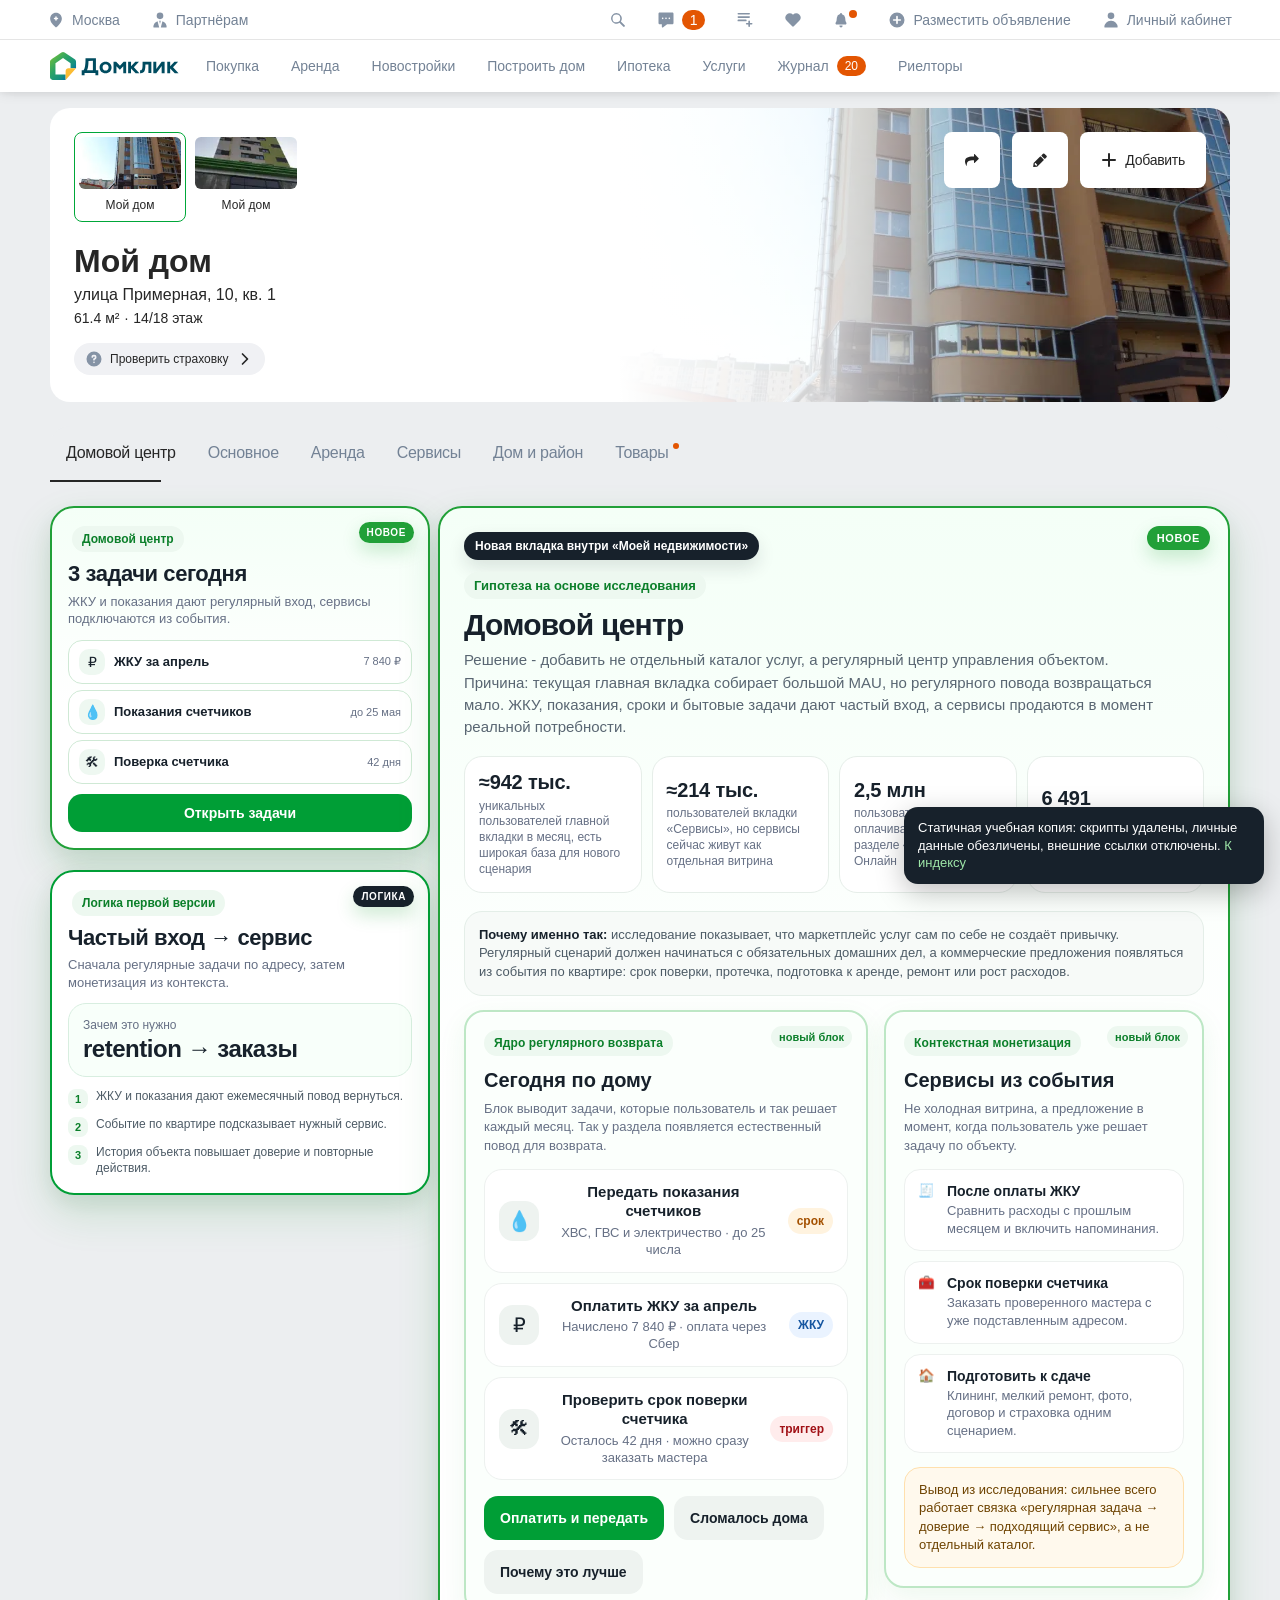
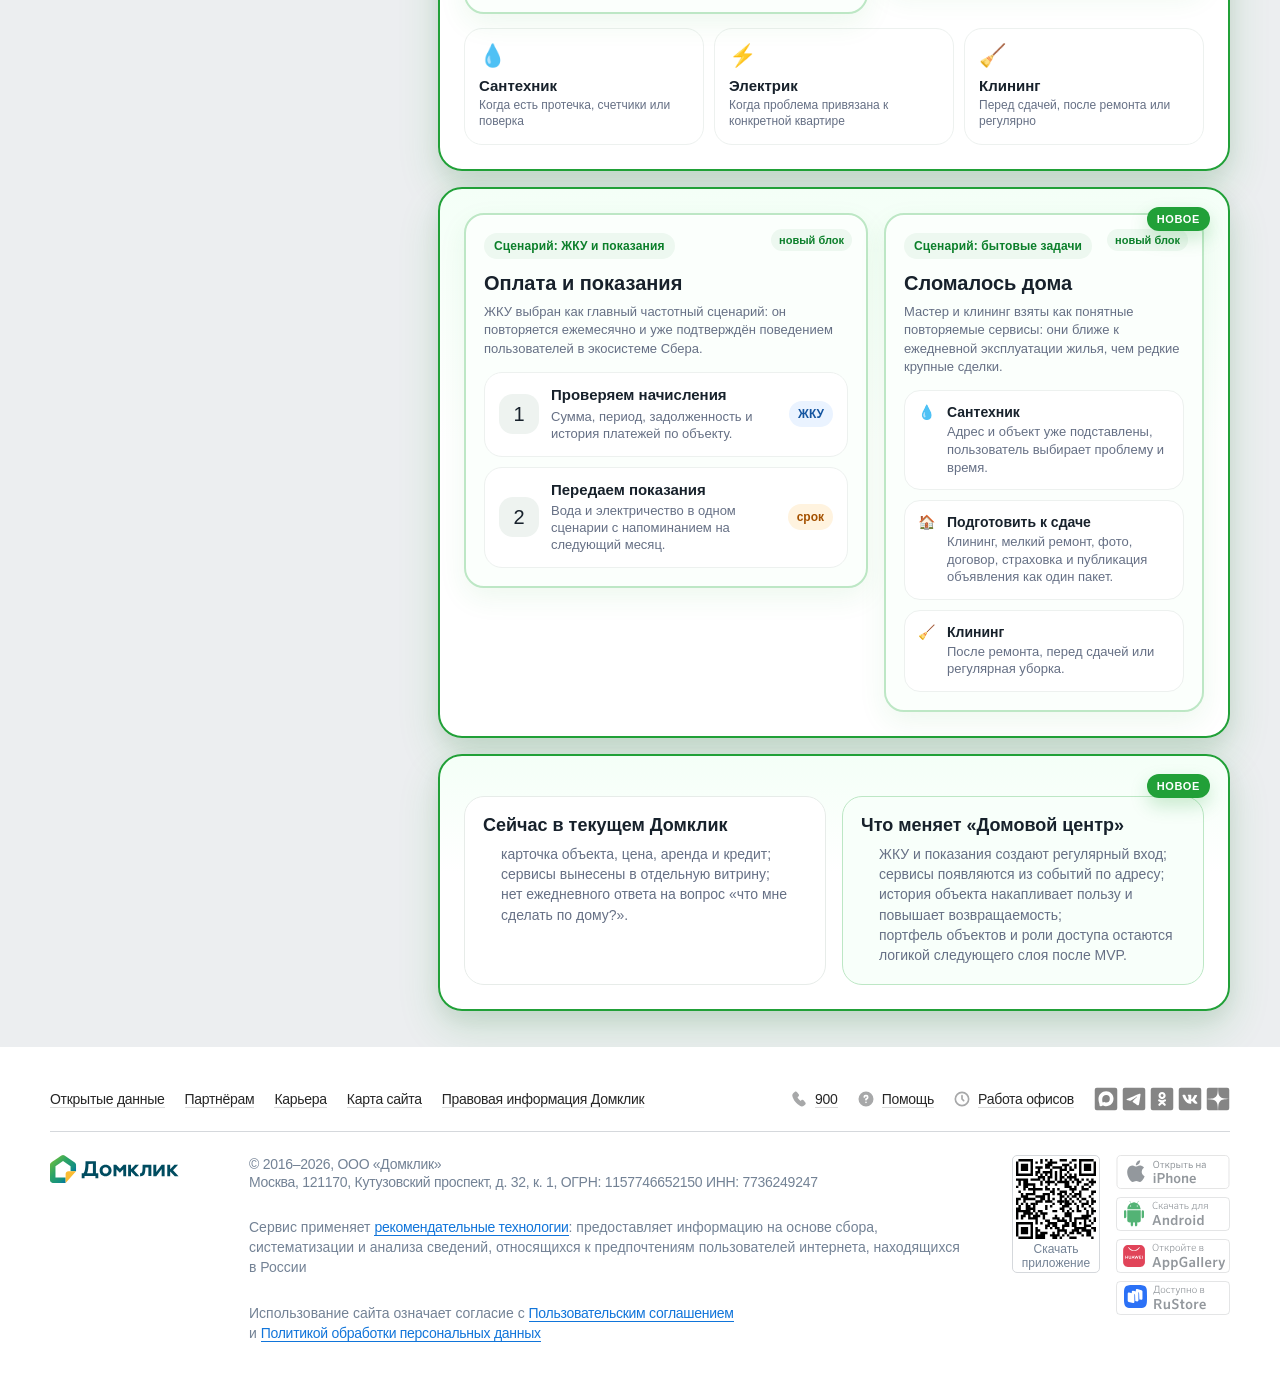
<file: index.html>
﻿<!doctype html>
<html lang="ru">
<head>
  <meta charset="utf-8">
  <meta name="viewport" content="width=device-width, initial-scale=1">
  <title>Домовой центр - прототип</title>
  <meta http-equiv="refresh" content="0; url=prototype/domclick_myhome_after_1to1.html">
  <style>body{font-family:Arial,sans-serif;padding:32px;color:#17212b}a{color:#009e36}</style>
</head>
<body>
  <p>Открываю прототип: <a href="prototype/domclick_myhome_after_1to1.html">Домовой центр</a></p>
</body>
</html>
</file>
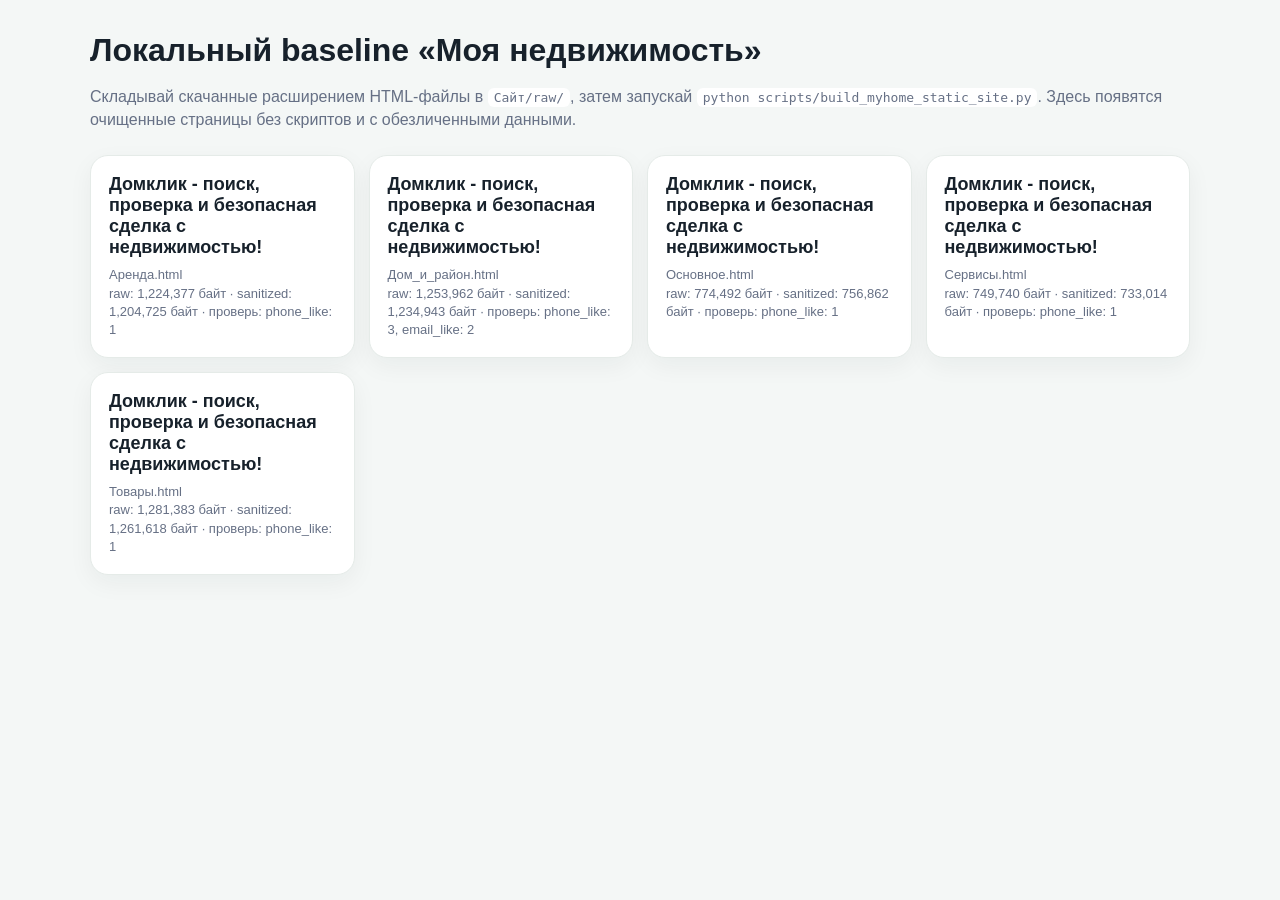
<file: sanitized/index.html>
<!doctype html><html lang="ru"><head><meta charset="utf-8"><meta name="viewport" content="width=device-width,initial-scale=1"><title>Моя недвижимость - локальный baseline</title>
<style>body{margin:0;background:#f4f7f6;font-family:Arial,sans-serif;color:#17212b}main{max-width:1100px;margin:0 auto;padding:32px}h1{margin:0 0 8px}p{color:#667085;line-height:1.45}.grid{display:grid;grid-template-columns:repeat(auto-fill,minmax(260px,1fr));gap:14px;margin-top:24px}.card{display:block;background:#fff;border:1px solid #e5ebe8;border-radius:18px;padding:18px;text-decoration:none;color:#17212b;box-shadow:0 8px 24px rgba(23,33,43,.05)}.card strong{display:block;font-size:18px;margin-bottom:8px}.card span,.card small{display:block;color:#667085;font-size:13px;line-height:1.4}code{background:#fff;padding:2px 6px;border-radius:6px}</style></head><body><main>
<h1>Локальный baseline «Моя недвижимость»</h1>
<p>Складывай скачанные расширением HTML-файлы в <code>Сайт/raw/</code>, затем запускай <code>python scripts/build_myhome_static_site.py</code>. Здесь появятся очищенные страницы без скриптов и с обезличенными данными.</p>
<div class="grid"><a class="card" href="Аренда.html">
  <strong>Домклик - поиск, проверка и безопасная сделка с недвижимостью!</strong>
  <span>Аренда.html</span>
  <small>raw: 1,224,377 байт · sanitized: 1,204,725 байт · проверь: phone_like: 1</small>
</a><a class="card" href="Дом_и_район.html">
  <strong>Домклик - поиск, проверка и безопасная сделка с недвижимостью!</strong>
  <span>Дом_и_район.html</span>
  <small>raw: 1,253,962 байт · sanitized: 1,234,943 байт · проверь: phone_like: 3, email_like: 2</small>
</a><a class="card" href="Основное.html">
  <strong>Домклик - поиск, проверка и безопасная сделка с недвижимостью!</strong>
  <span>Основное.html</span>
  <small>raw: 774,492 байт · sanitized: 756,862 байт · проверь: phone_like: 1</small>
</a><a class="card" href="Сервисы.html">
  <strong>Домклик - поиск, проверка и безопасная сделка с недвижимостью!</strong>
  <span>Сервисы.html</span>
  <small>raw: 749,740 байт · sanitized: 733,014 байт · проверь: phone_like: 1</small>
</a><a class="card" href="Товары.html">
  <strong>Домклик - поиск, проверка и безопасная сделка с недвижимостью!</strong>
  <span>Товары.html</span>
  <small>raw: 1,281,383 байт · sanitized: 1,261,618 байт · проверь: phone_like: 1</small>
</a></div>
</main></body></html>
</file>
